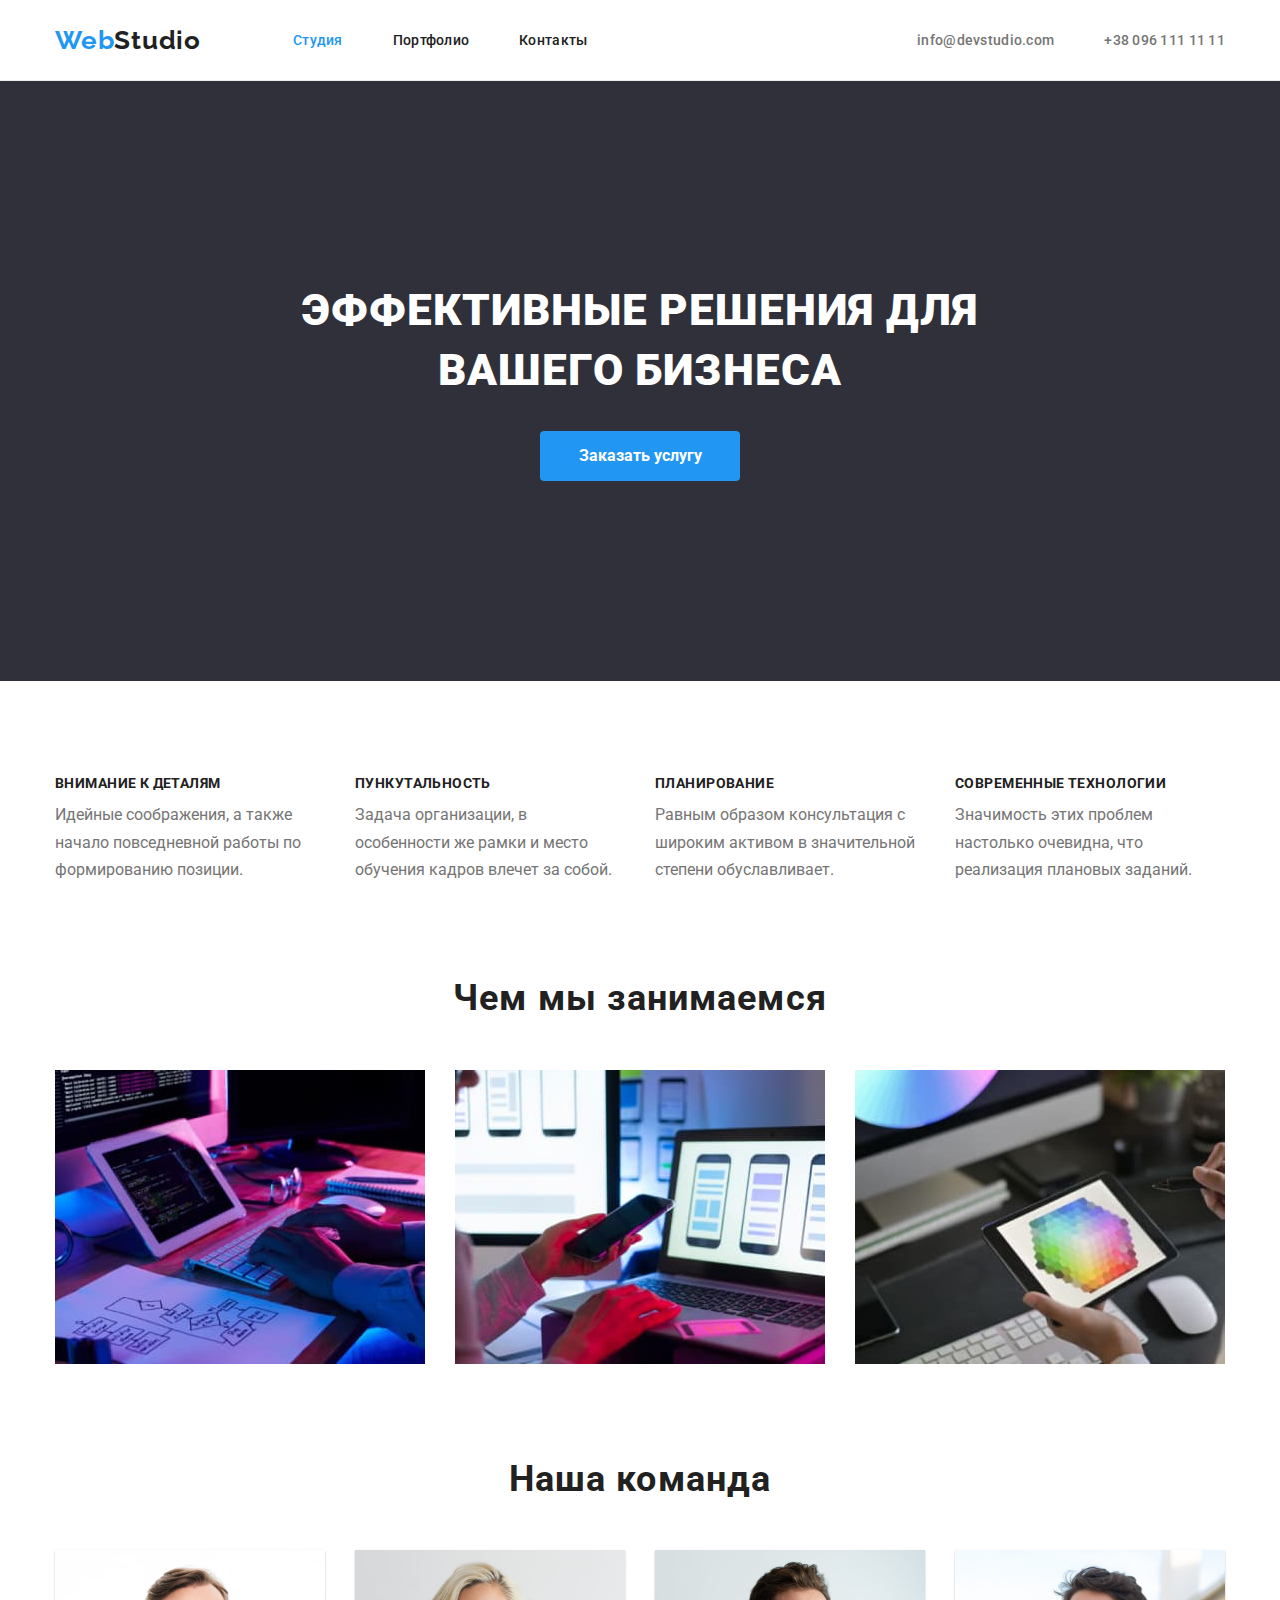
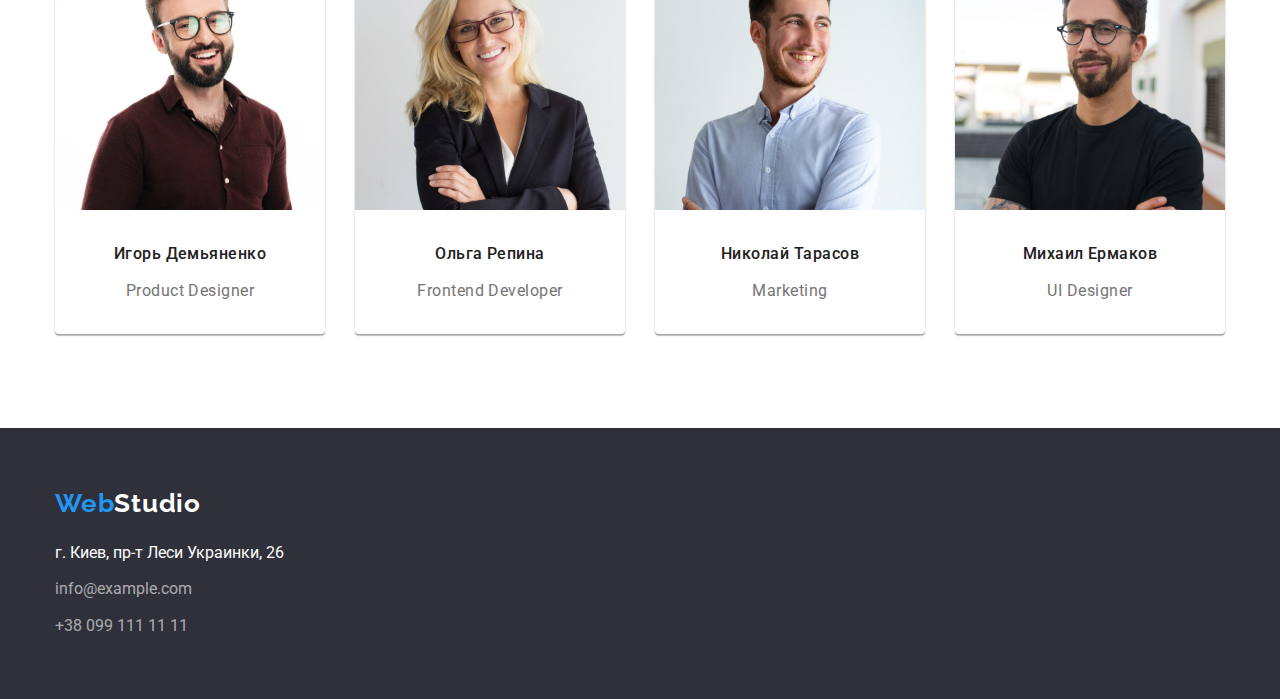
<file: index.html>
<!DOCTYPE html>
<html lang="ru">
  <head>
    <meta charset="UTF-8" />
    <meta http-equiv="X-UA-Compatible" content="IE=edge" />
    <meta name="viewport" content="width=device-width, initial-scale=1.0" />
    <link
      rel="stylesheet"
      href="https://cdnjs.cloudflare.com/ajax/libs/modern-normalize/1.0.0/modern-normalize.min.css"
    />
    <link rel="preconnect" href="https://fonts.gstatic.com" />
    <link
      href="https://fonts.googleapis.com/css2?family=Raleway:wght@700&family=Roboto:wght@400;500;700;900&display=swap"
      rel="stylesheet"
    />
    <link rel="stylesheet" href="css/styles.css" />
    <title>Студия</title>
  </head>
  <body>
    <header class="header">
      <div class="container list">
        <nav class="list">
          <a lang="en" href="index.html" class="icon icon-header"
            ><span class="icon-blue">Web</span>Studio</a
          >
          <ul class="list-nav">
            <li class="link">
              <a href="index.html" class="link-nav-selected link-area">Студия</a>
            </li>
            <li class="link">
              <a href="portfolio.html" class="link-nav link-area">Портфолио</a>
            </li>
            <li class="link">
              <a href="" class="link-nav link-area">Контакты</a>
            </li>
          </ul>
        </nav>
        <ul class="list-address">
          <li class="link">
            <a href="mailto:info@devstudio.com" class="link-address link-area"
              >info@devstudio.com</a
            >
          </li>
          <li class="link">
            <a href="tel:+380961111111" class="link-address link-area">+38 096 111 11 11</a>
          </li>
        </ul>
      </div>
    </header>

    <main>
      <section class="hero">
        <div class="container">
          <h1 class="slogan">
            ЭФФЕКТИВНЫЕ РЕШЕНИЯ ДЛЯ <br />
            ВАШЕГО БИЗНЕСА
          </h1>
          <button type="button" class="button">Заказать услугу</button>
        </div>
      </section>
      <section class="section">
        <div class="container">
          <ul class="list">
            <li class="item-about">
              <h3 class="text-about sub-title">Внимание к деталям</h3>
              <p class="text-main">
                Идейные соображения, а также начало повседневной работы по формированию позиции.
              </p>
            </li>
            <li class="item-about">
              <h3 class="text-about sub-title">Пункутальность</h3>
              <p class="text-main">
                Задача организации, в особенности же рамки и место обучения кадров влечет за собой.
              </p>
            </li>
            <li class="item-about">
              <h3 class="text-about sub-title">Планирование</h3>
              <p class="text-main">
                Равным образом консультация с широким активом в значительной степени обуславливает.
              </p>
            </li>
            <li class="item-about">
              <h3 class="text-about sub-title">Современные технологии</h3>
              <p class="text-main">
                Значимость этих проблем настолько очевидна, что реализация плановых заданий.
              </p>
            </li>
          </ul>
        </div>
      </section>

      <section class="section">
        <div class="container">
          <h2 class="title">Чем мы занимаемся</h2>

          <ul class="list list-img">
            <li class="item-img">
              <img src="images/box1.jpg" alt="Человек пишет код" />
            </li>
            <li class="item-img">
              <img src="images/box2.jpg" alt="Человек настараивает мультиплатформность" />
            </li>
            <li class="item-img">
              <img src="images/box3.jpg" alt="Человек выбирает дизайн" />
            </li>
          </ul>
        </div>
      </section>

      <section class="section">
        <div class="container">
          <h2 class="title">Наша команда</h2>
          <ul class="list">
            <li class="desc-main">
              <img class="desc-img" src="images/img1.1.jpg" alt="" width="260" />
              <div class="desc-wrap">
                <h3 class="desc-name">Игорь Демьяненко</h3>
                <p class="desc-text">Product Designer</p>
              </div>
            </li>

            <li class="desc-main">
              <img class="desc-img" src="images/img1.2.jpg" alt="" width="260" />
              <div class="desc-wrap">
                <h3 class="desc-name">Ольга Репина</h3>
                <p class="desc-text">Frontend Developer</p>
              </div>
            </li>

            <li class="desc-main">
              <img class="desc-img" src="images/img1.3.jpg" alt="" width="260" />
              <div class="desc-wrap">
                <h3 class="desc-name">Николай Тарасов</h3>
                <p class="desc-text">Marketing</p>
              </div>
            </li>

            <li class="desc-main">
              <img class="desc-img" src="images/img1.4.jpg" alt="" width="260" />
              <div class="desc-wrap">
                <h3 class="desc-name">Михаил Ермаков</h3>
                <p class="desc-text">UI Designer</p>
              </div>
            </li>
          </ul>
        </div>
      </section>
    </main>

    <footer class="footer">
      <div class="container">
        <a lang="en" href="index.html" class="icon icon-footer"
          ><span class="icon-blue">Web</span>Studio</a
        >
        <address>
          <ul class="list-footer">
            <li class="footer-main">
              <a href="" class="text-main footer-address">г. Киев, пр-т Леси Украинки, 26</a>
            </li>
            <li class="footer-main">
              <a href="mailto:info@example.com" class="text-main footer-contact"
                >info@example.com</a
              >
            </li>
            <li class="footer-main">
              <a href="tel:+380991111111" class="text-main footer-contact">+38 099 111 11 11</a>
            </li>
          </ul>
        </address>
      </div>
    </footer>
  </body>
</html>
</file>
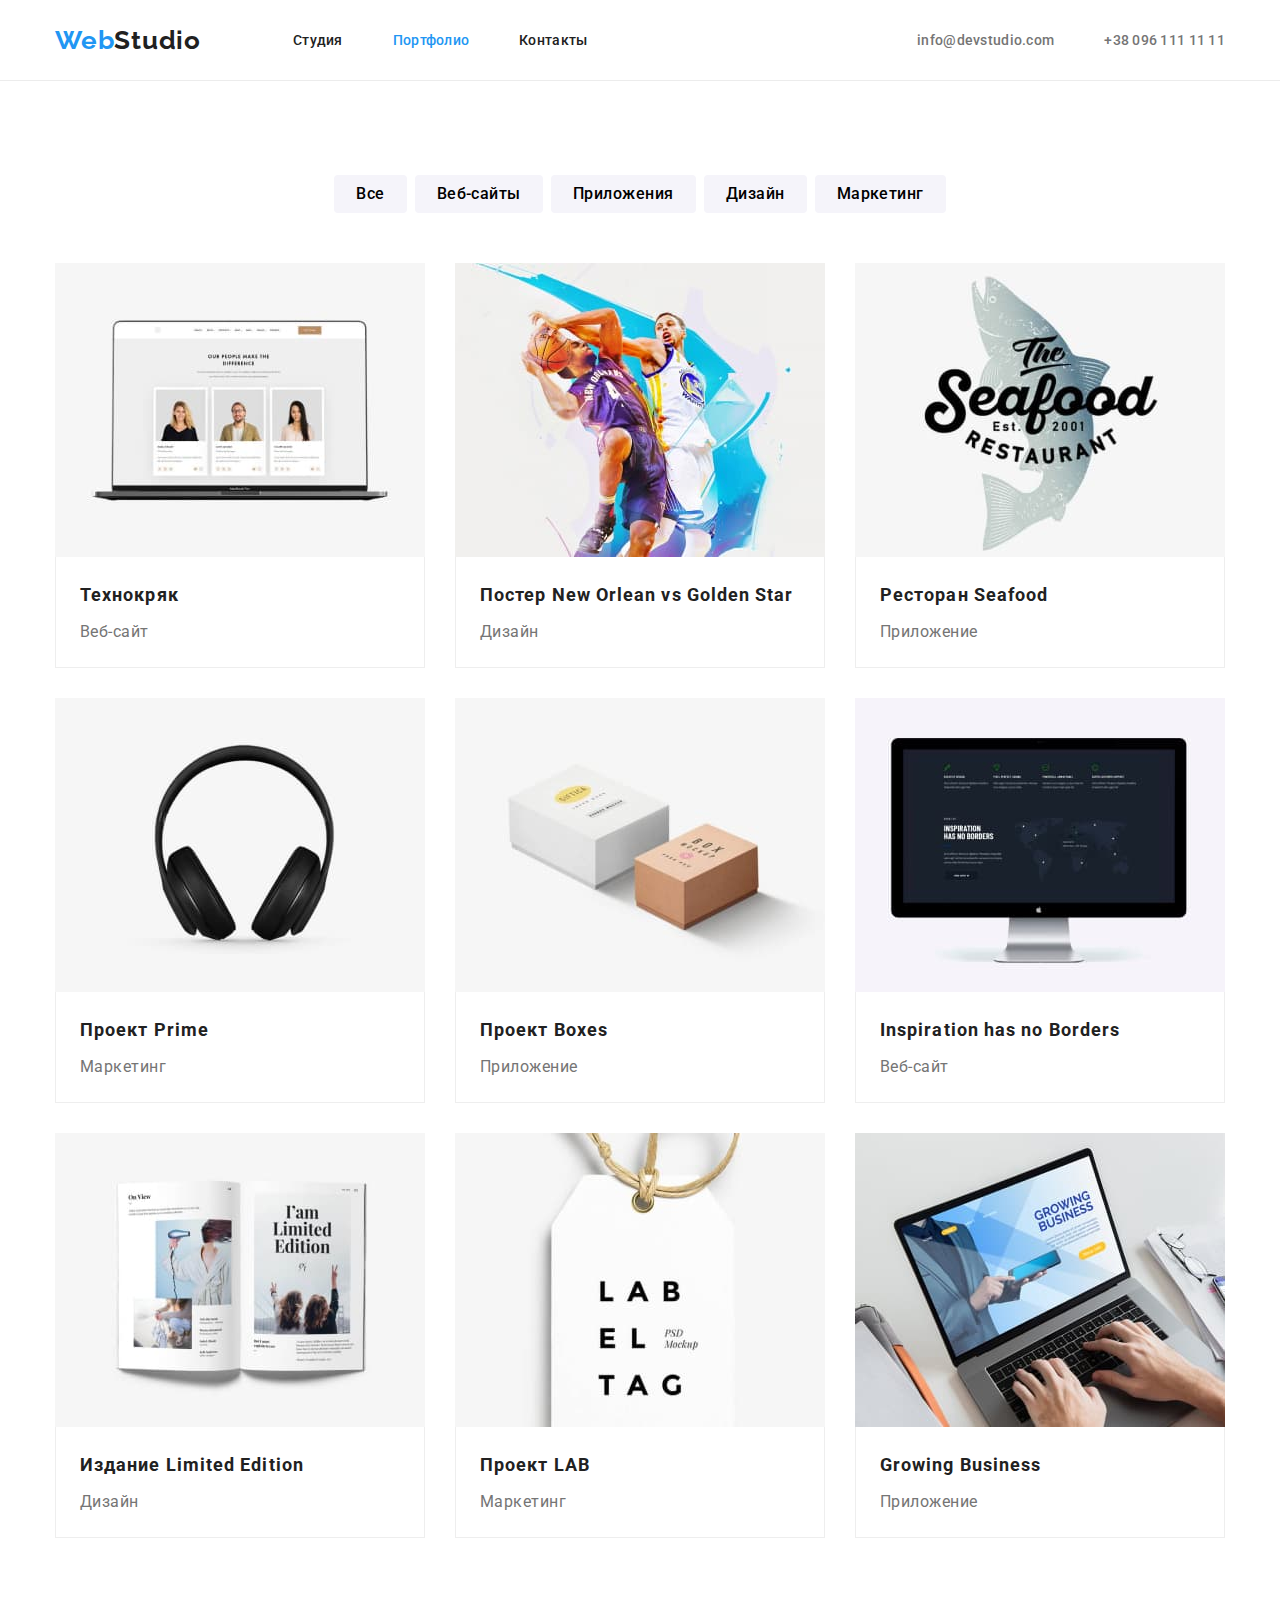
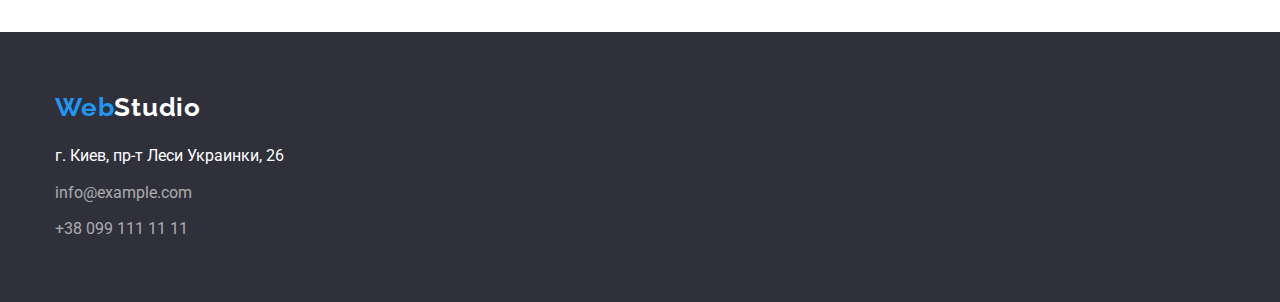
<file: portfolio.html>
<!DOCTYPE html>
<html lang="ru">
  <head>
    <meta charset="UTF-8" />
    <meta http-equiv="X-UA-Compatible" content="IE=edge" />
    <meta name="viewport" content="width=device-width, initial-scale=1.0" />
    <link
      rel="stylesheet"
      href="https://cdnjs.cloudflare.com/ajax/libs/modern-normalize/1.0.0/modern-normalize.min.css"
    />
    <link rel="preconnect" href="https://fonts.gstatic.com" />
    <link
      href="https://fonts.googleapis.com/css2?family=Raleway:wght@700&family=Roboto:wght@400;500;700;900&display=swap"
      rel="stylesheet"
    />
    <link rel="stylesheet" href="css/styles.css" />
    <title>Портфолио</title>
  </head>
  <body>
    <header class="header">
      <div class="container list">
        <nav class="list">
          <a lang="en" href="index.html" class="icon icon-header"
            ><span class="icon-blue">Web</span>Studio</a
          >
          <ul class="list-nav">
            <li class="link">
              <a href="index.html" class="link-nav link-area">Студия</a>
            </li>
            <li class="link">
              <a href="portfolio.html" class="link-nav-selected link-area">Портфолио</a>
            </li>
            <li class="link">
              <a href="" class="link-nav link-area">Контакты</a>
            </li>
          </ul>
        </nav>
        <ul class="list-address">
          <li class="link">
            <a href="mailto:info@devstudio.com" class="link-address link-area"
              >info@devstudio.com</a
            >
          </li>
          <li class="link">
            <a href="tel:+380961111111" class="link-address link-area">+38 096 111 11 11</a>
          </li>
        </ul>
      </div>
    </header>

    <main>
      <section class="section">
        <div class="container">
          <ul class="list list-control">
            <li class="control-item"><button type="button" class="control">Все</button></li>
            <li class="control-item"><button type="button" class="control">Веб-сайты</button></li>
            <li class="control-item"><button type="button" class="control">Приложения</button></li>
            <li class="control-item"><button type="button" class="control">Дизайн</button></li>
            <li class="control-item"><button type="button" class="control">Маркетинг</button></li>
          </ul>
          <ul class="work-list">
            <li class="work-item">
              <img src="images/img2.1.jpg" alt="" />
              <div class="work-wrap">
                <h3 class="work-main">Технокряк</h3>
                <p class="work-desc">Веб-сайт</p>
              </div>
            </li>
            <li class="work-item">
              <img src="images/img2.2.jpg" alt="" />
              <div class="work-wrap">
                <h3 class="work-main">Постер New Orlean vs Golden Star</h3>
                <p class="work-desc">Дизайн</p>
              </div>
            </li>
            <li class="work-item">
              <img src="images/img2.3.jpg" alt="" />
              <div class="work-wrap">
                <h3 class="work-main">Ресторан Seafood</h3>
                <p class="work-desc">Приложение</p>
              </div>
            </li>
            <li class="work-item">
              <img src="images/img2.4.jpg" alt="" />
              <div class="work-wrap">
                <h3 class="work-main">Проект Prime</h3>
                <p class="work-desc">Маркетинг</p>
              </div>
            </li>
            <li class="work-item">
              <img src="images/img2.5.jpg" alt="" />
              <div class="work-wrap">
                <h3 class="work-main">Проект Boxes</h3>
                <p class="work-desc">Приложение</p>
              </div>
            </li>
            <li class="work-item">
              <img src="images/img2.6.jpg" alt="" />
              <div class="work-wrap">
                <h3 class="work-main">Inspiration has no Borders</h3>
                <p class="work-desc">Веб-сайт</p>
              </div>
            </li>
            <li class="work-item">
              <img src="images/img2.7.jpg" alt="" />
              <div class="work-wrap">
                <h3 class="work-main">Издание Limited Edition</h3>
                <p class="work-desc">Дизайн</p>
              </div>
            </li>
            <li class="work-item">
              <img src="images/img2.8.jpg" alt="" />
              <div class="work-wrap">
                <h3 class="work-main">Проект LAB</h3>
                <p class="work-desc">Маркетинг</p>
              </div>
            </li>
            <li class="work-item">
              <img src="images/img2.9.jpg" alt="" />
              <div class="work-wrap">
                <h3 class="work-main">Growing Business</h3>
                <p class="work-desc">Приложение</p>
              </div>
            </li>
          </ul>
        </div>
      </section>
    </main>

    <footer class="footer">
      <div class="container">
        <a lang="en" href="index.html" class="icon icon-footer"
          ><span class="icon-blue">Web</span>Studio</a
        >
        <address>
          <ul class="list-footer">
            <li class="footer-main">
              <a href="" class="text-main footer-address">г. Киев, пр-т Леси Украинки, 26</a>
            </li>
            <li class="footer-main">
              <a href="mailto:info@example.com" class="text-main footer-contact"
                >info@example.com</a
              >
            </li>
            <li class="footer-main">
              <a href="tel:+380991111111" class="text-main footer-contact">+38 099 111 11 11</a>
            </li>
          </ul>
        </address>
      </div>
    </footer>
  </body>
</html>
</file>
<file: css/styles.css>
/* Main styles */

body {
  font-family: 'Roboto', sans-serif;
  color: var(--main-text-color);
}

a {
  text-decoration: none;
  display: inline-block;
}

ul {
  list-style: none;
}

img {
  display: block;
}

/* Main Position */

ul,
ol {
  margin-top: 0;
  margin-bottom: 0;
  padding-left: 0;
}

h1,
h2,
h3,
h4,
h5,
h6,
p {
  margin-top: 0;
  margin-bottom: 0;
}

/* Colors */

:root {
  --main-back-color: #2f303a;
  --secondary-back-color: #f5f4fa;
  --main-text-color: #212121;
  --secondary-text-color: #757575;
  --third-text-color: #ffffff;
  --main-theme-color: #2196f3;
  --main-link-color: rgb(75, 75, 75, 0.6);
  --footer-link-color: rgb(255, 255, 255, 0.6);
  --work-back-color: #eeeeee;
}

/* Style Classes */
.container {
  margin-left: auto;
  margin-right: auto;
  width: 1200px;
  padding-left: 15px;
  padding-right: 15px;
}

.icon {
  font-family: 'Raleway', sans-serif;
  font-weight: 700;
  font-size: 26px;
  line-height: 1.17;
  letter-spacing: 0.03em;
  width: 145px;
}

.icon-header {
  color: var(--main-text-color);

  margin-right: 93px;
}

.icon-footer {
  color: var(--third-text-color);

  margin-bottom: 20px;
}

.icon-blue {
  color: var(--main-theme-color);
}

.header {
  border-bottom: 1px solid #ececec;
}

.list {
  display: flex;

  align-items: center;
}

.list-img {
  justify-content: space-between;
}

.list-nav {
  display: flex;
}

.list-address {
  display: flex;

  margin-left: auto;
}

.link {
  font-weight: 500;
  font-size: 14px;
  line-height: 1.17;
  letter-spacing: 0.02em;
}

.list-nav .link + .link {
  margin-left: 50px;
}

.list-address .link + .link {
  margin-left: 50px;
}

.link-area {
  padding-top: 32px;
  padding-bottom: 32px;
}

.link-nav {
  color: var(--main-text-color);
}

.link-nav-selected {
  color: var(--main-theme-color);
}

.link-address {
  color: var(--secondary-text-color);
}

.hero {
  letter-spacing: 0.06em;
  text-align: center;

  background-color: var(--main-back-color);

  padding-top: 200px;
  padding-bottom: 200px;
}

.slogan {
  font-weight: 900;
  font-size: 44px;
  line-height: 1.36;

  color: var(--third-text-color);

  margin-bottom: 30px;
}

.button {
  font-weight: 700;
  font-size: 16px;
  line-height: 1.87;

  color: var(--third-text-color);
  background-color: var(--main-theme-color);

  cursor: pointer;
  min-width: 200px;
  min-height: 50px;
  padding: 10px, 32px;
  border-radius: 4px;
  border-color: transparent;
}

.title {
  font-weight: 700;
  font-size: 36px;
  line-height: 1.17;
  letter-spacing: 0.03em;
  text-align: center;

  margin-bottom: 50px;
}

.section {
  padding-top: 94px;
}

.section:last-child {
  padding-bottom: 94px;
}

.item-img {
  width: 370px;
}

.team {
  background-color: var(--secondary-back-color);
}

.text-about {
  font-size: 14px;
  letter-spacing: 0.03em;
}

.sub-title {
  font-weight: 700;
  text-transform: uppercase;
  line-height: 1.17;

  margin-bottom: 10px;
}

.item-about {
  width: 270px;
}

.item-about:not(:first-child) {
  margin-left: 30px;
}

.text-main {
  color: var(--secondary-text-color);

  line-height: 1.71;
}

.desc-img {
  display: block;

  width: 270px;
}

.desc-main {
  background-color: var(--third-text-color);

  width: 270px;

  box-shadow: 0px 1px 3px rgba(0, 0, 0, 0.12), 0px 1px 1px rgba(0, 0, 0, 0.14),
    0px 2px 1px rgba(0, 0, 0, 0.2);
  border-radius: 0px 0px 4px 4px;
}

.desc-main:not(:first-child) {
  margin-left: 30px;
}

.desc-wrap {
  padding-top: 30px;
  padding-bottom: 30px;
}

.desc-name {
  font-weight: 500;
  font-size: 16px;
  line-height: 1.71;
  letter-spacing: 0.03em;
  text-align: center;

  margin-bottom: 10px;
}

.desc-text {
  font-size: 16px;
  line-height: 1.71;
  letter-spacing: 0.03em;
  text-align: center;

  color: var(--secondary-text-color);
}

.footer {
  background-color: var(--main-back-color);

  padding-top: 60px;
  padding-bottom: 60px;
}

.list-footer .footer-main + .footer-main {
  margin-top: 9px;
}

.footer-main {
  font-style: normal;
}

.footer-address {
  color: var(--third-text-color);
}

.footer-contact {
  color: var(--footer-link-color);
}

.list-control {
  justify-content: center;

  margin-bottom: 50px;
}

.control {
  font-weight: 500;
  font-size: 16px;
  line-height: 1.62;
  letter-spacing: 0.03em;
  background-color: var(--secondary-back-color);
  cursor: pointer;

  padding: 6px 22px;
  border: transparent;
  border-radius: 4px;
}

.control-item:not(:last-child) {
  margin-right: 8px;
}

.control:active,
.control:hover,
.control:focus {
  color: var(--third-text-color);
  background-color: var(--main-theme-color);
}

.work-list {
  display: flex;
  flex-wrap: wrap;

  margin-left: -30px;
  margin-top: -30px;
}

.work-item {
  flex-basis: calc(100% / 3 -30px);

  margin-left: 30px;
  margin-top: 30px;
}

.work-wrap {
  border-right-width: 1px;
  border-right-style: solid;
  border-right-color: #eeeeee;
  border-left-width: 1px;
  border-left-style: solid;
  border-left-color: #eeeeee;
  border-bottom-width: 1px;
  border-bottom-style: solid;
  border-bottom-color: #eeeeee;

  padding-top: 20px;
  padding-bottom: 20px;
  padding-left: 24px;
  padding-right: 24px;
}

.work-main {
  font-weight: 700;
  font-size: 18px;
  line-height: 2;
  letter-spacing: 0.06em;

  margin-bottom: 4px;
}

.work-desc {
  font-weight: normal;
  font-size: 16px;
  line-height: 1.87;
  letter-spacing: 0.03em;

  color: var(--secondary-text-color);
}

.link-nav:hover,
.link-nav:focus,
.link-address:hover,
.link-address:focus,
.footer-address:hover,
.footer-address:focus {
  color: var(--main-theme-color);
}
</file>
